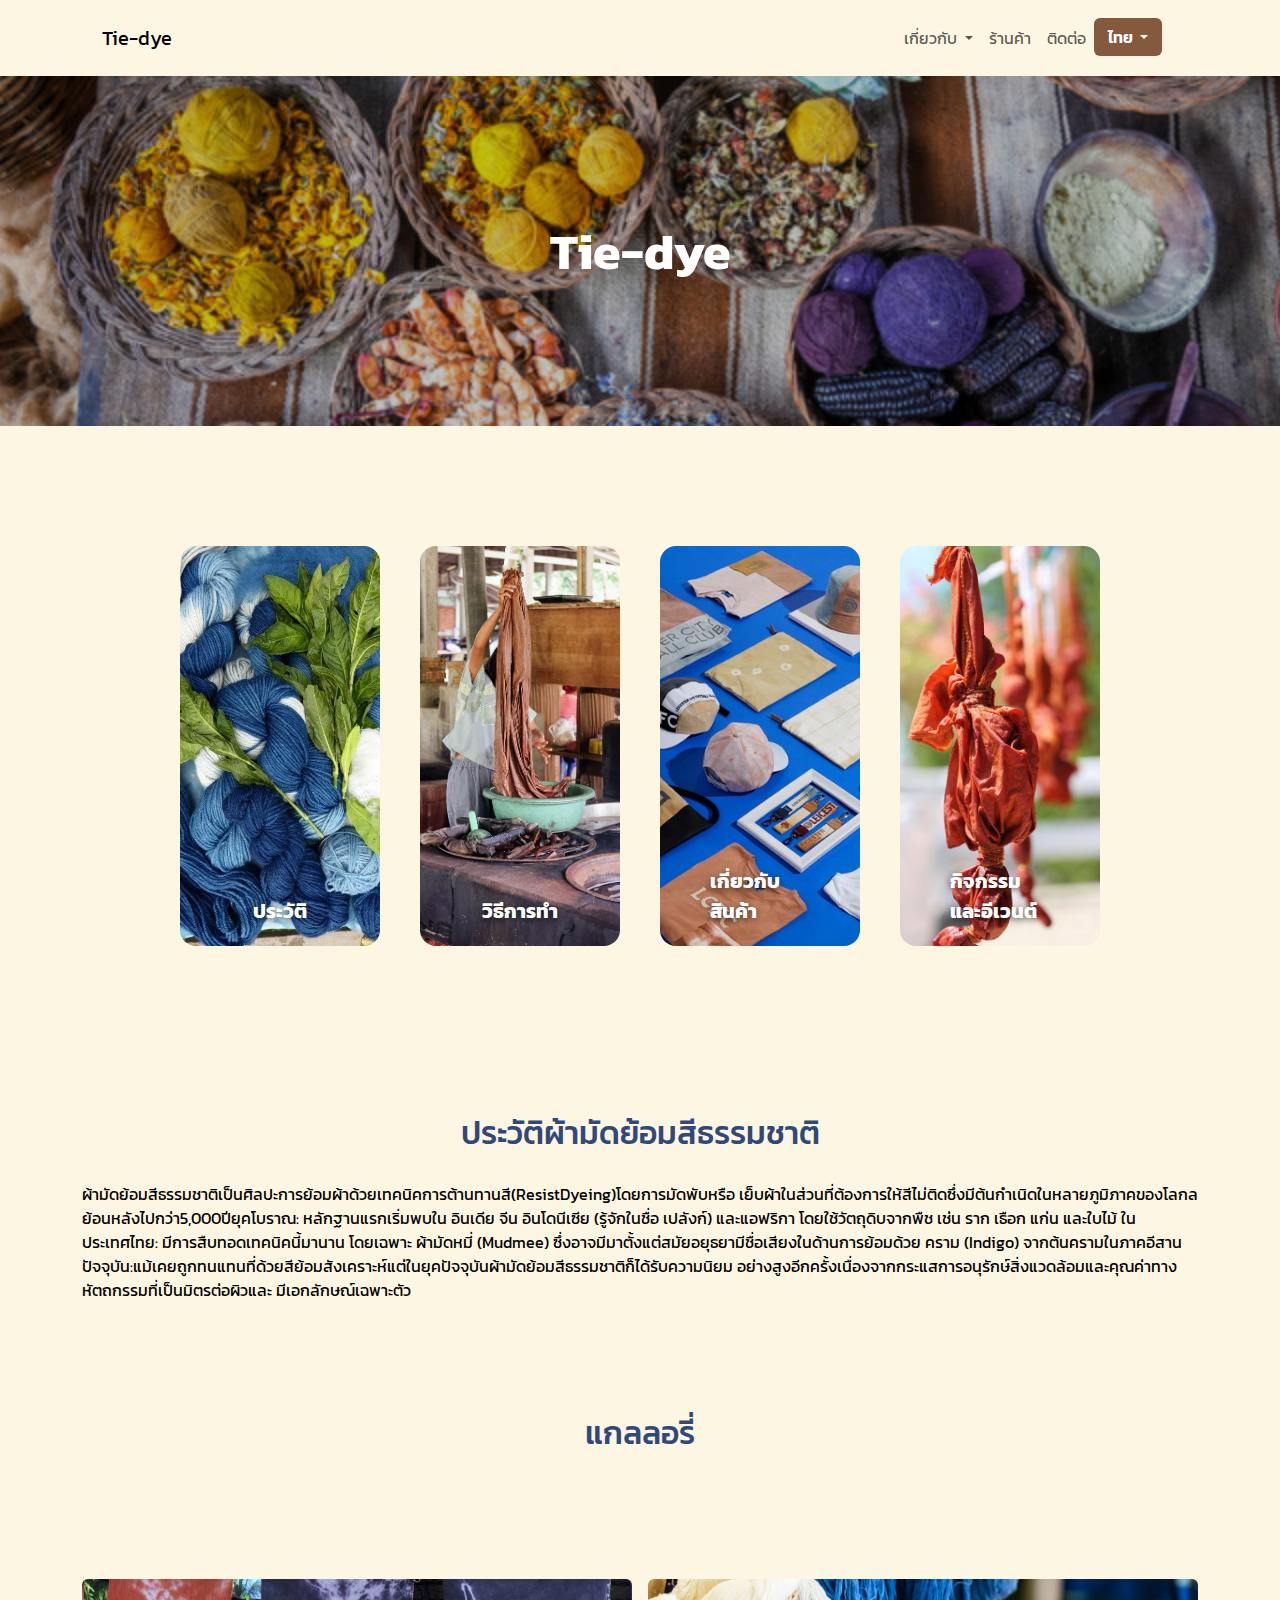
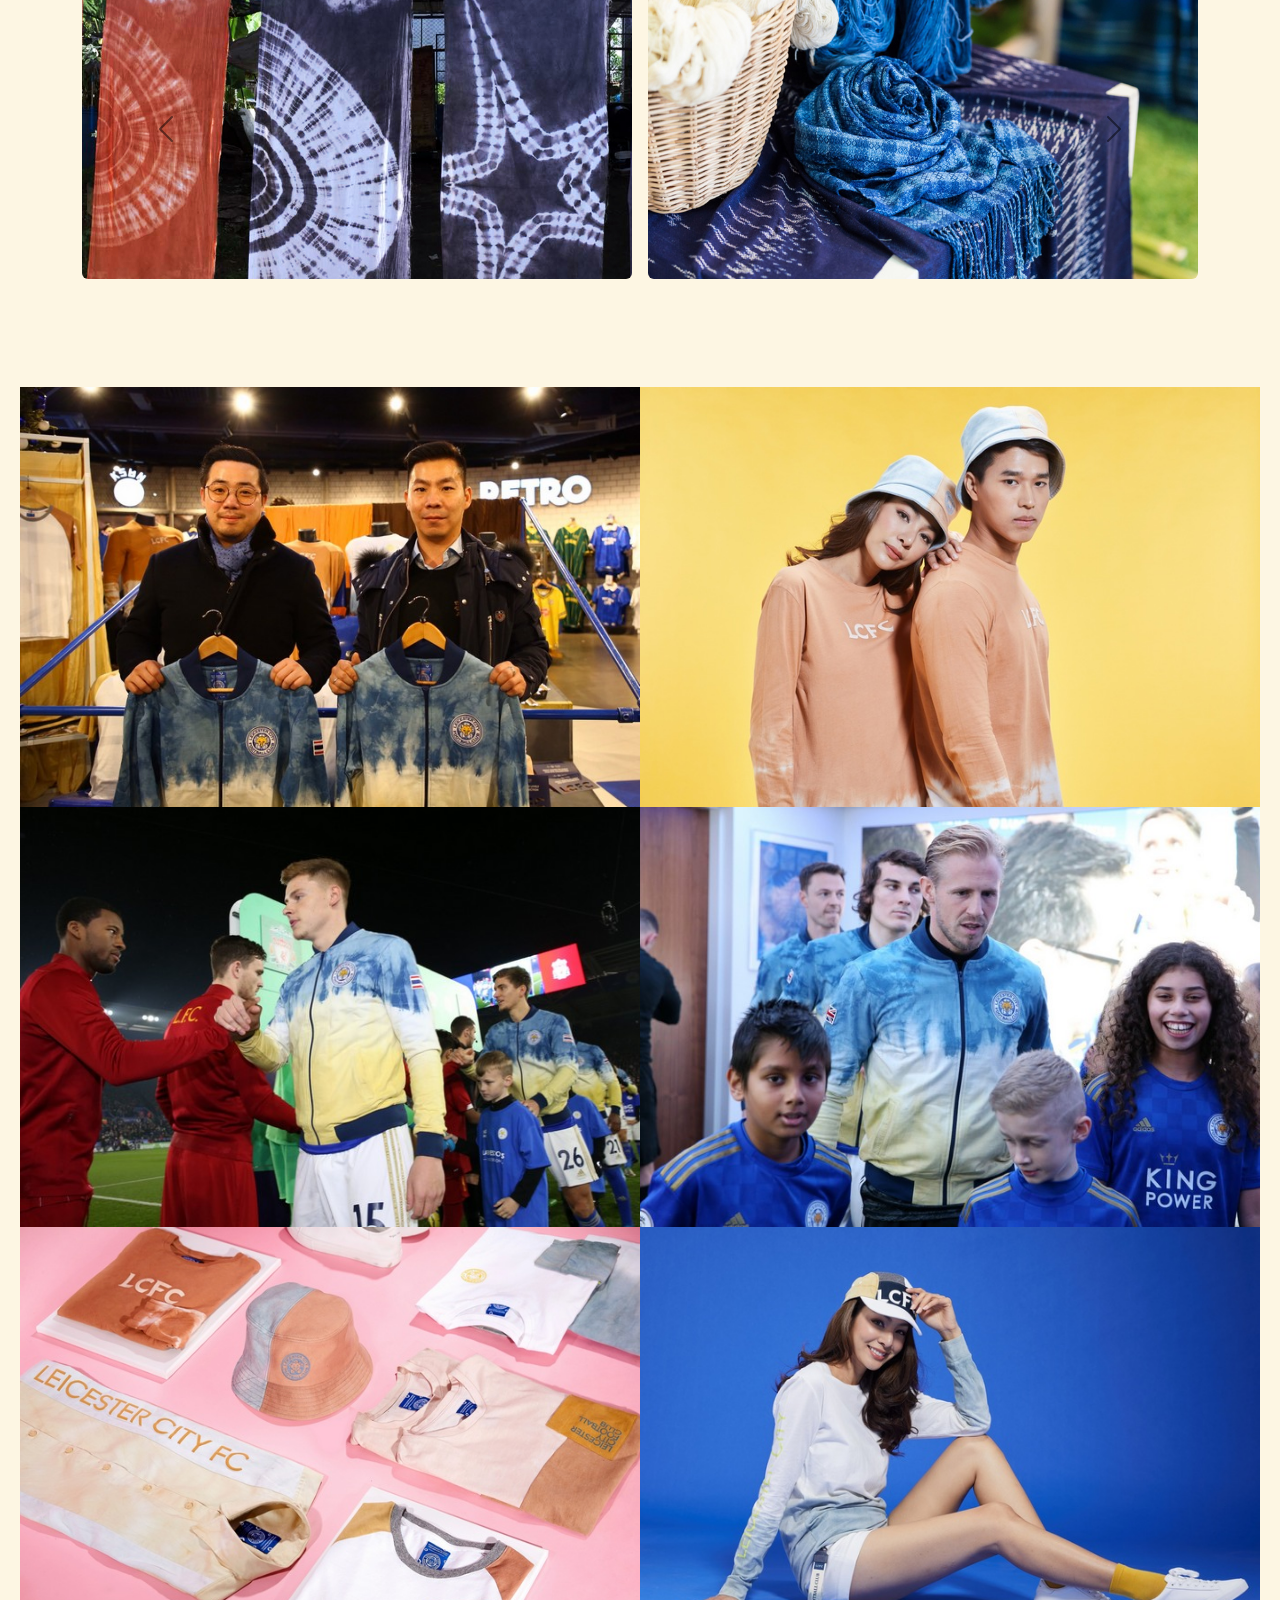
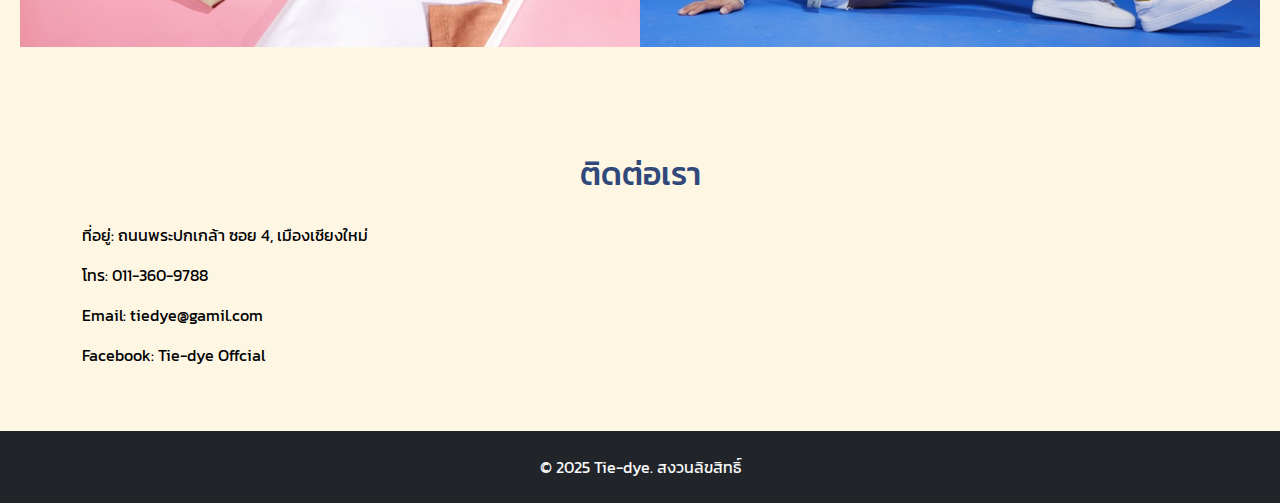
<file: index.html>
<!DOCTYPE html>
<html lang="th">

<head>
  <meta charset="UTF-8">
  <meta name="viewport" content="width=device-width, initial-scale=1">
  <title>Tie-dye</title>

  <link href="https://cdn.jsdelivr.net/npm/bootstrap@5.3.3/dist/css/bootstrap.min.css" rel="stylesheet">
  <link rel="stylesheet" href="https://cdnjs.cloudflare.com/ajax/libs/font-awesome/6.5.1/css/all.min.css"
    crossorigin="anonymous" referrerpolicy="no-referrer" />
  <link rel="stylesheet" href="style.css">
</head>

<body>


  <nav class="navbar navbar-expand-lg navbar-light bg-light">
    <div class="container-fluid">

      <a class="navbar-brand" href="index.html">Tie-dye</a>

      <div class="collapse navbar-collapse" id="navMenu">
        <ul class="navbar-nav ms-auto">


          <li class="nav-item dropdown">
            <a class="nav-link dropdown-toggle" href="#" id="aboutDropdown" data-bs-toggle="dropdown">
              <span class="lang th active">เกี่ยวกับ</span>
              <span class="lang en">About</span>
            </a>

            <ul class="dropdown-menu" aria-labelledby="aboutDropdown">
              <li>
                <a class="dropdown-item" href="history.html">
                  <span class="lang th active">ประวัติ</span>
                  <span class="lang en">History</span>
                </a>
              </li>

              <li>
                <a class="dropdown-item" href="howtomake.html">
                  <span class="lang th active">วิธีทำสินค้า</span>
                  <span class="lang en">How We Make Products</span>
                </a>
              </li>

              <li>
                <a class="dropdown-item" href="facilities.html">
                  <span class="lang th active">เกี่ยวกับสินค้า</span>
                  <span class="lang en">About Products</span>
                </a>
              </li>

              <li>
                <a class="dropdown-item" href="highlights.html">
                  <span class="lang th active">กิจกรรมและอีเวนต์</span>
                  <span class="lang en">Events & Highlights</span>
                </a>
              </li>
            </ul>
          </li>

          <li class="nav-item">
            <a class="nav-link" href="shop.html">
              <span class="lang th active">ร้านค้า</span>
              <span class="lang en">Shop</span>
            </a>
          </li>

          <li class="nav-item">
            <a class="nav-link" href="#contact">
              <span class="lang th active">ติดต่อ</span>
              <span class="lang en">Contact</span>
            </a>
          </li>

          <div class="ms-auto me-3">
            <div class="dropdown">
              <button class="btn btn-lang dropdown-toggle" id="langDropdown" data-bs-toggle="dropdown">
                <span class="lang th active">ไทย</span>
                <span class="lang en">EN</span>
              </button>
              <ul class="dropdown-menu" aria-labelledby="langDropdown">
                <li><a class="dropdown-item" href="#" onclick="switchLang('th')">ไทย</a></li>
                <li><a class="dropdown-item" href="#" onclick="switchLang('en')">EN</a></li>
              </ul>
            </div>
          </div>
        </ul>
      </div>
    </div>
  </nav>
  <!-- BANNER -->
  <div class="banner">
    <img src="image/home B.png" alt="">
    <div class="banner-title">Tie-dye</div>
  </div>

  <section class="menu-cards">

    <a href="history.html" class="menu-card">
      <img src="image/Tie-Dyehs02.png" alt="ประวัติ / History">
      <div class="menu-text">
        <span class="lang th active">ประวัติ</span>
        <span class="lang en">History</span>
      </div>
    </a>

    <a href="howtomake.html" class="menu-card">
      <img src="image/home01.webp" alt="วิธีการทำ / Method">
      <div class="menu-text">
        <span class="lang th active">วิธีการทำ</span>
        <span class="lang en">How to Make</span>
      </div>
    </a>

    <a href="facilities.html" class="menu-card">
      <img src="image/kp6.jpg" alt="สินค้า / Products">
      <div class="menu-text">
        <span class="lang th active">เกี่ยวกับสินค้า</span>
        <span class="lang en">Products</span>
      </div>
    </a>

    <a href="highlights.html" class="menu-card">
      <img src="image/W&E Home.png" alt="Workshop / Event">
      <div class="menu-text">
        <span class="lang th active">กิจกรรมและอีเวนต์</span>
        <span class="lang en">Workshop & Event</span>
      </div>
    </a>

  </section>


  <section id="about" class="py-5 bg-overlay">
    <div class="container">

      <h2>
        <span class="lang th active">ประวัติผ้ามัดย้อมสีธรรมชาติ</span>
        <span class="lang en">History of Natural Dye Tie-Dye</span>
      </h2>

      <p>

        <span class="lang th active">
          ผ้ามัดย้อมสีธรรมชาติเป็นศิลปะการย้อมผ้าด้วยเทคนิคการต้านทานสี(ResistDyeing)โดยการมัดพับหรือ
          เย็บผ้าในส่วนที่ต้องการให้สีไม่ติดซึ่งมีต้นกำเนิดในหลายภูมิภาคของโลกลย้อนหลังไปกว่า5,000ปียุคโบราณ:
          หลักฐานแรกเริ่มพบใน
          อินเดีย จีน อินโดนีเซีย (รู้จักในชื่อ เปลังก์) และแอฟริกา โดยใช้วัตถุดิบจากพืช เช่น ราก เธือก แก่น และใบไม้
          ในประเทศไทย: มีการสืบทอดเทคนิคนี้มานาน โดยเฉพาะ ผ้ามัดหมี่ (Mudmee)
          ซึ่งอาจมีมาตั้งแต่สมัยอยุธยามีชื่อเสียงในด้านการย้อมด้วย คราม (Indigo) จากต้นครามในภาคอีสาน
          ปัจจุบัน:แม้เคยถูกทนแทนที่ด้วยสีย้อมสังเคราะห์แต่ในยุคปัจจุบันผ้ามัดย้อมสีธรรมชาติก็ได้รับความนิยม
          อย่างสูงอีกครั้งเนื่องจากกระแสการอนุรักษ์สิ่งแวดล้อมและคุณค่าทางหัตถกรรมที่เป็นมิตรต่อผิวและ
          มีเอกลักษณ์เฉพาะตัว
        </span>


        <span class="lang en">
          Natural tie-dye is a textile art that uses resist-dyeing techniques, such as tying, folding, or stitching the
          fabric to prevent color from penetrating certain areas. This craft originated in various regions around the
          world more than 5,000 years ago.
          Ancient evidence has been found in India, China, Indonesia (where it is known as plangi), and Africa, where
          plant-based materials such as roots, vines, heartwood, and leaves were used as dye sources.
          In Thailand, this technique has been passed down for generations, especially in the form of Mudmee (ikat),
          which may date back to the Ayutthaya period. Thai Mudmee is renowned for its indigo dyeing tradition, derived
          from indigo plants widely grown in the northeastern region.
          In the present day, although natural dyes were once replaced by synthetic dyes, natural tie-dye has regained
          strong popularity due to the rising interest in environmental conservation, skin-friendly craftsmanship, and
          its distinctive handmade aesthetic.
        </span>
      </p>

    </div>
  </section>


  <section id="shop" class="bg-light py-5">
    <div class="container text-center">
      <h2>
        <span class="lang th active">แกลลอรี่</span>
        <span class="lang en">Gallery</span>
      </h2>
    </div>
  </section>



  <section id="home-gallery" class="py-5 bg-light">
    <div class="container">

      <div id="homeGalleryCarousel" class="carousel slide" data-bs-ride="carousel">

        <div class="carousel-inner">

          <div class="carousel-item active">
            <div class="row g-3">
              <div class="col-md-6">
                <img src="image/Gallery1.jpg" class="w-100 rounded" alt="">
              </div>
              <div class="col-md-6">
                <img src="image/Gallery2.jpg" class="w-100 rounded" alt="">
              </div>
            </div>
          </div>

          <div class="carousel-item">
            <div class="row g-3">
              <div class="col-md-6">
                <img src="image/Gallery6.jpg" class="w-100 rounded" alt="">
              </div>
              <div class="col-md-6">
                <img src="image/Gallery5.jpg" class="w-100 rounded" alt="">
              </div>
            </div>
          </div>

        </div>

        <button class="carousel-control-prev" type="button" data-bs-target="#homeGalleryCarousel" data-bs-slide="prev">
          <span class="carousel-control-prev-icon"></span>
        </button>

        <button class="carousel-control-next" type="button" data-bs-target="#homeGalleryCarousel" data-bs-slide="next">
          <span class="carousel-control-next-icon"></span>
        </button>

      </div>

    </div>
  </section>



  <section class="image-alternate-section">

    <div class="image-row">
      <img src="image/lcfc1.jpg" alt="">
      <img src="image/kp5.jpg" alt="">
    </div>

    <div class="image-row reverse">
      <img src="image/lcfc5.jpg" alt="">
      <img src="image/lcfc2.jpg" alt="">
    </div>

    <div class="image-row">
      <img src="image/kp7.jpg" alt="">
      <img src="image/kp4.jpg" alt="">
    </div>

  </section>



  <section id="contact" class="py-5">
    <div class="container">

      <h2>
        <span class="lang th active">ติดต่อเรา</span>
        <span class="lang en">Contact Us</span>
      </h2>

      <p><span class="lang th active">ที่อยู่: ถนนพระปกเกล้า ซอย 4, เมืองเชียงใหม่</span>
        <span class="lang en">Address: Phra Pokklao Rd Soi 4, Chiang Mai</span>
      </p>

      <p><span class="lang th active">โทร: 011-360-9788</span>
        <span class="lang en">Phone: 011-360-9788</span>
      </p>

      <p><span class="lang th active">Email: tiedye@gamil.com</span>
        <span class="lang en">Email: tiedye@gamil.com</span>
      </p>
      <p>
        <span class="lang th active">Facebook: Tie-dye Offcial</span>
        <span class="lang en">Facebook: Tie-dye Offcial</span>
      </p>
    </div>
  </section>



  <footer class="py-4 text-center bg-dark text-light">

    <p class="mb-0">
      &copy; 2025 Tie-dye.
      <span class="lang th active">สงวนลิขสิทธิ์</span>
      <span class="lang en">All rights reserved</span>
    </p>
  </footer>



  <script src="https://cdn.jsdelivr.net/npm/bootstrap@5.3.3/dist/js/bootstrap.bundle.min.js"></script>

  <script>
    function switchLang(lang) {
      document.querySelectorAll('.lang').forEach(el => el.classList.remove('active'));
      document.querySelectorAll('.lang.' + lang).forEach(el => el.classList.add('active'));
    }
  </script>

</body>

</html>
</file>
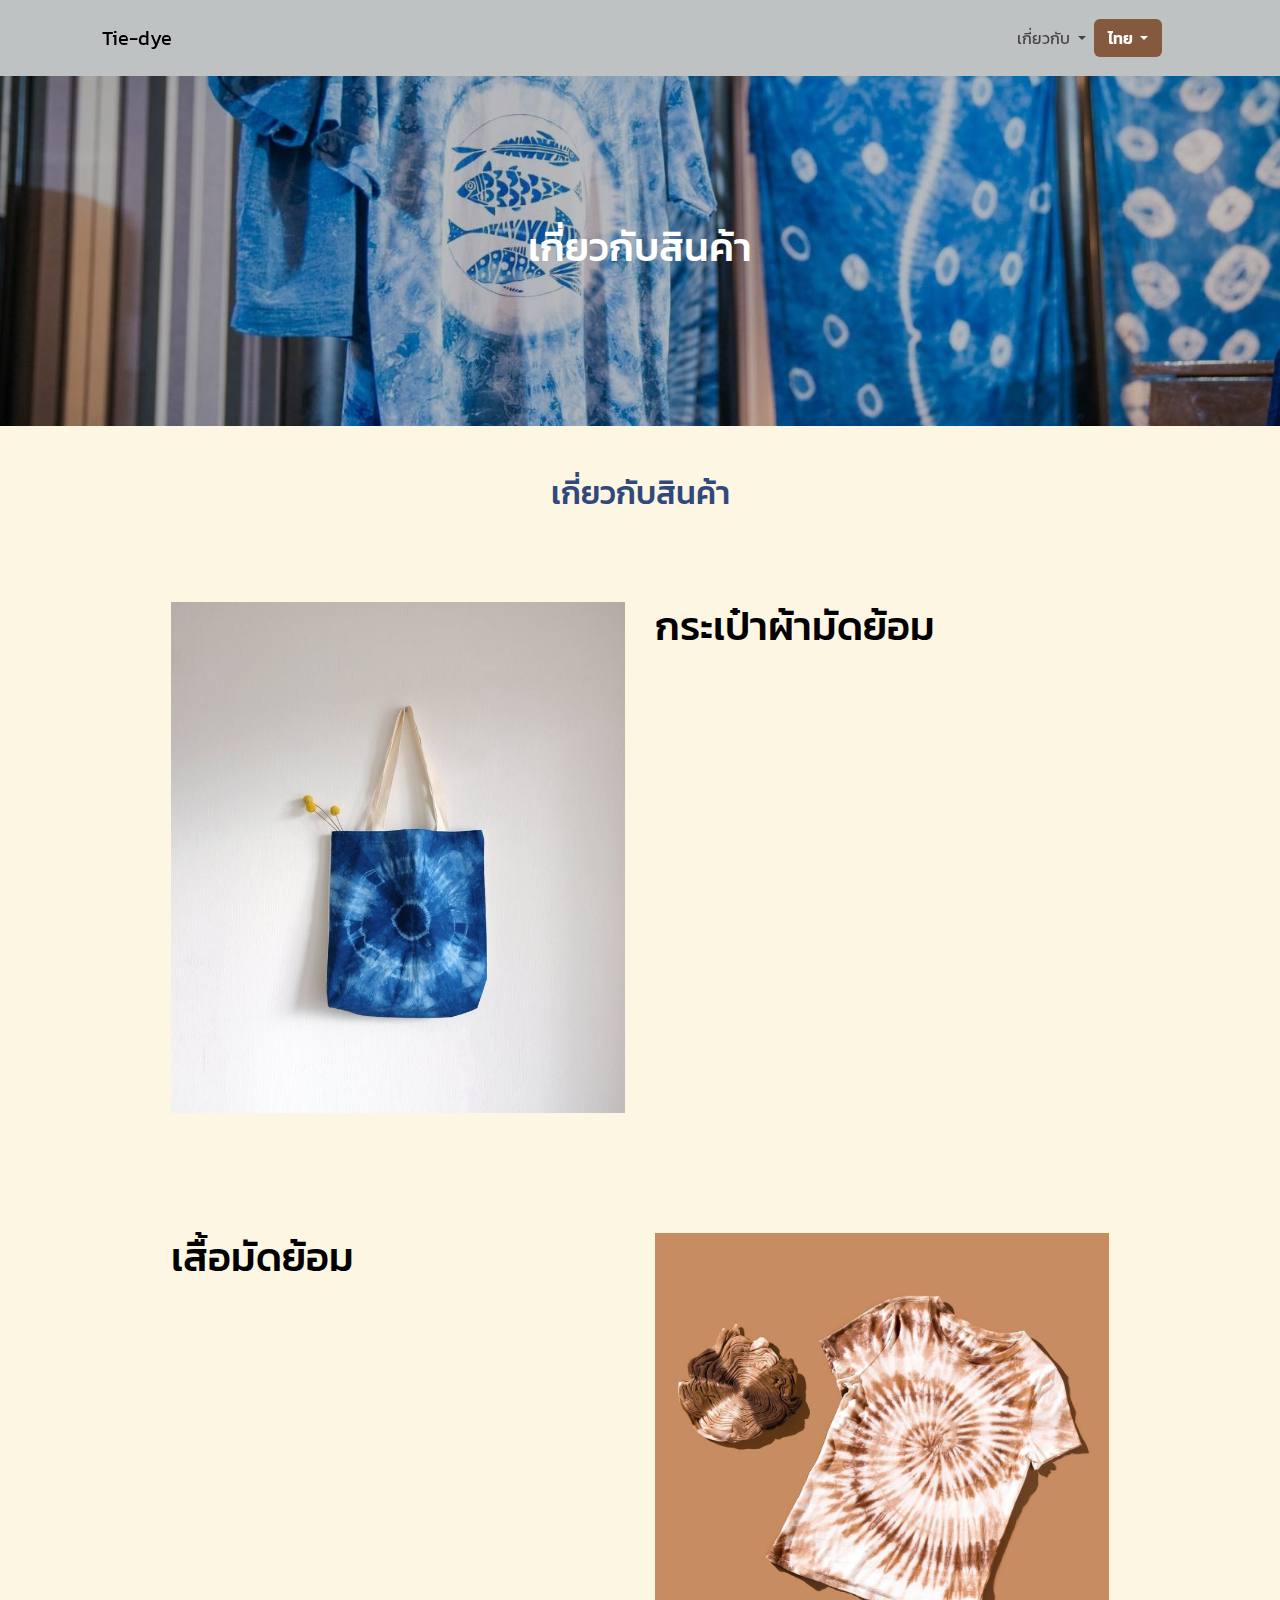
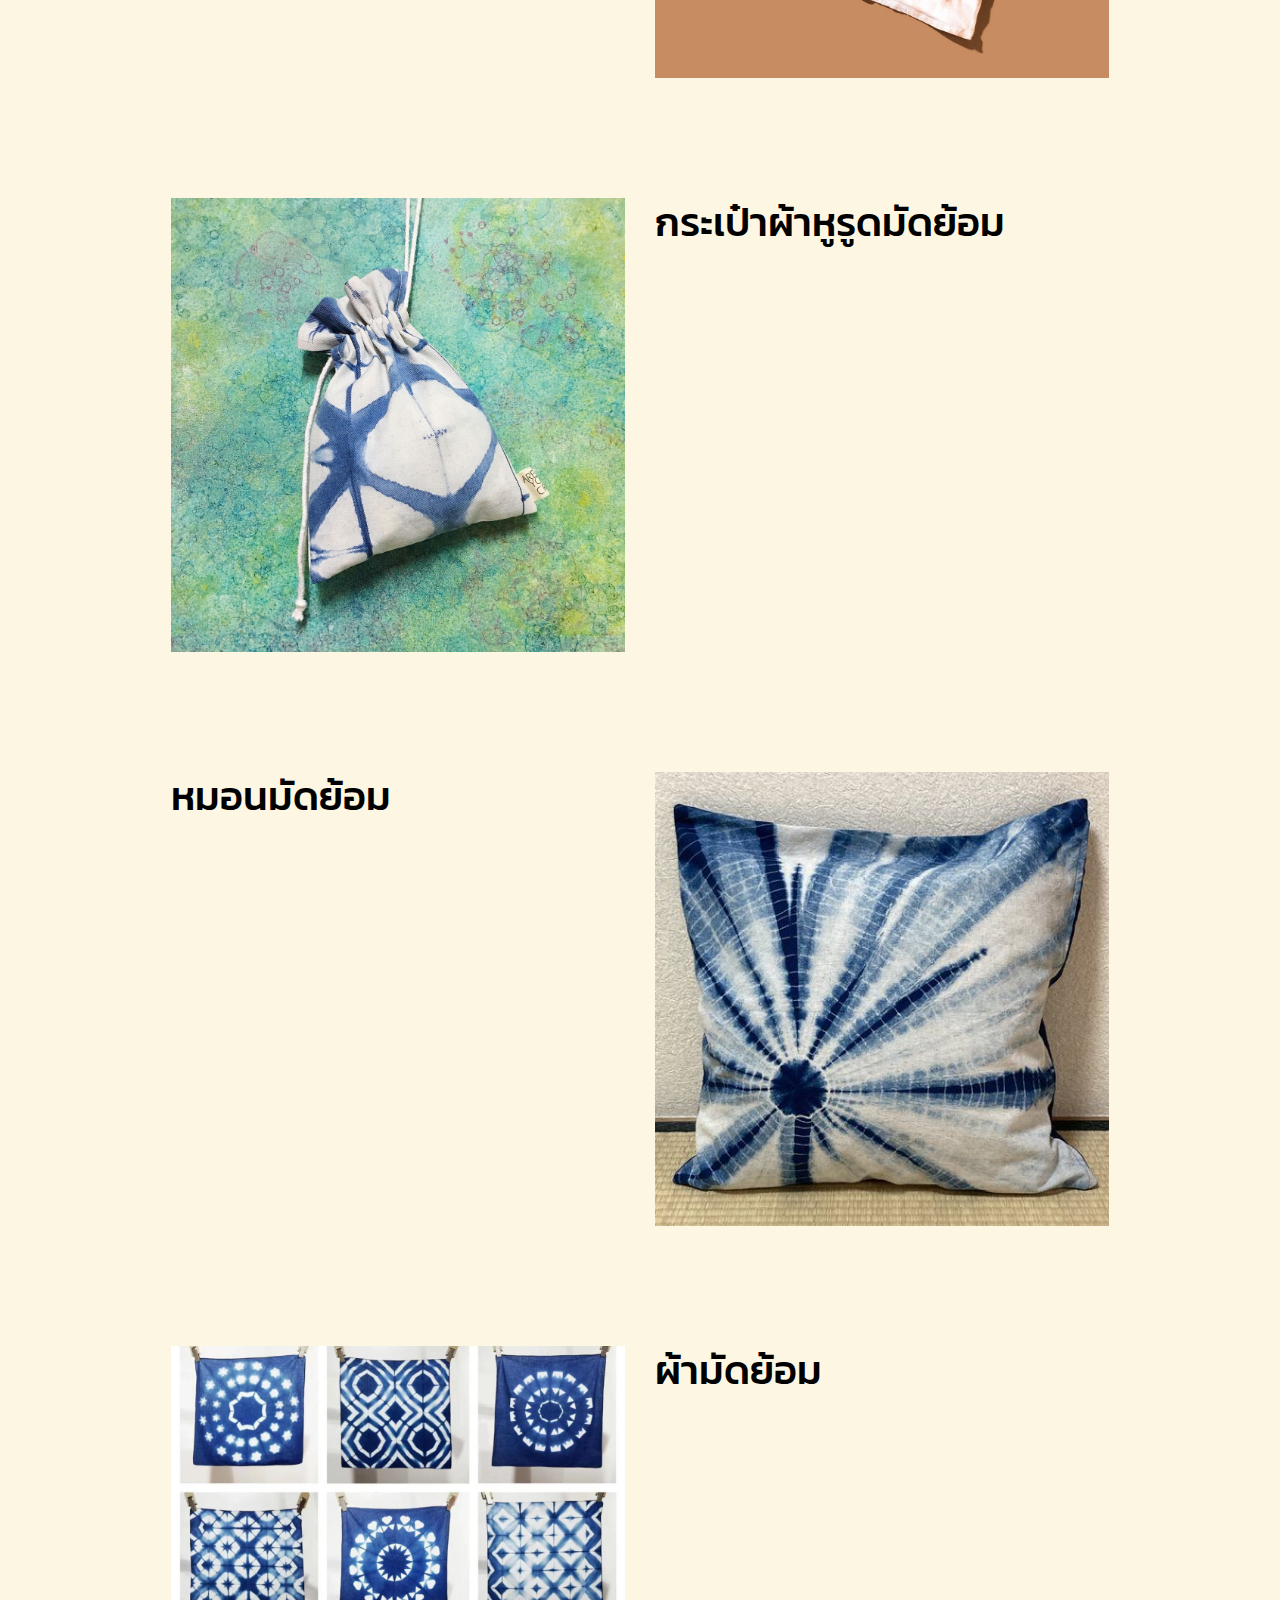
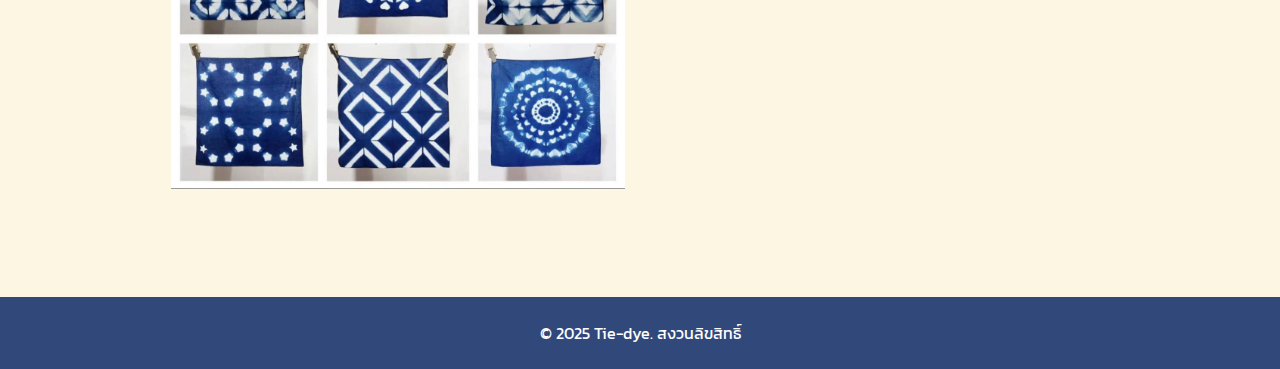
<file: facilities.html>
<!DOCTYPE html>
<html lang="th">

<head>
  <meta charset="UTF-8">
  <meta name="viewport" content="width=device-width, initial-scale=1">
  <title>ประวัติ - Tie-dye</title>
  <link href="https://cdn.jsdelivr.net/npm/bootstrap@5.3.3/dist/css/bootstrap.min.css" rel="stylesheet">
  <link rel="stylesheet" href="style.css">
</head>

<body>

  <nav class="navbar navbar-expand-lg">
    <div class="container">
      <a class="navbar-brand" href="index.html">Tie-dye</a>

      <div class="collapse navbar-collapse" id="navMenu">
        <ul class="navbar-nav ms-auto">
          <li class="nav-item dropdown">
            <a class="nav-link dropdown-toggle" href="#" id="aboutDropdown" role="button" data-bs-toggle="dropdown"
              aria-expanded="false">
              <span class="lang th active">เกี่ยวกับ</span>
              <span class="lang en">About</span>
            </a>
            <ul class="dropdown-menu" aria-labelledby="aboutDropdown">
              <li><a class="dropdown-item" href="history.html"><span class="lang th active">ประวัติ</span><span
                    class="lang en">History</span></a></li>
              <li><a class="dropdown-item" href="howtomake.html"><span class="lang th active">วิธีทำสินค้า</span><span
                    class="lang en">How We Make Products</span></a></li>
              <li><a class="dropdown-item" href="facilities.html"><span
                    class="lang th active">เกี่ยวกับสินค้า</span><span class="lang en">About Products</span></a></li>
              <li><a class="dropdown-item" href="highlights.html"><span
                    class="lang th active">กิจกรรมและอีเวนต์</span><span class="lang en">Events & Highlights</span></a>
              </li>
            </ul>
          </li>
        </ul>
      </div>
      <div class="ms-auto me-3">
        <div class="dropdown">
          <button class="btn btn-lang dropdown-toggle" type="button" id="langDropdown" data-bs-toggle="dropdown"
            aria-expanded="false">
            <span class="lang th active">ไทย</span>
            <span class="lang en">EN</span>
          </button>
          <ul class="dropdown-menu" aria-labelledby="langDropdown">
            <li><a class="dropdown-item" href="#" onclick="switchLang('th')">ไทย</a></li>
            <li><a class="dropdown-item" href="#" onclick="switchLang('en')">EN</a></li>
          </ul>
        </div>
      </div>
    </div>
  </nav>

  <!-- BANNER -->
  <div class="banner">
    <img src="image/About Products B.png" alt="">
    <div class="banner-title">
      <h1>
        <span class="lang th active">เกี่ยวกับสินค้า</span>
        <span class="lang en">About Products</span>
      </h1>
    </div>
  </div>


  <main class="container py-5">
    <h2><span class="lang th active">เกี่ยวกับสินค้า</span><span class="lang en">About Products</span></h2>
    <p>

    <div class="product-grid">
      <div class="product-item">
        <img src="image/aproducts03.png" alt="ชื่อสินค้า">
        <div class="product-overlay">
        </div>
      </div>
      <h1>
        <span class="lang th active">กระเป๋าผ้ามัดย้อม</span>
        <span class="lang en">Tie dyen fabric bag
      </h1>
    </div>

    <div class="product-grid">


      <div class="product-item">
        <h1>
          <span class="lang th active">เสื้อมัดย้อม</span>
          <span class="lang en">Tie dyed shiet
        </h1>
      </div>
      <div class="product-item">
        <img src="image/aproducts02.png" alt="ชื่อสินค้า">
        <div class="product-overlay">
        </div>
      </div>
    </div>

    <div class="product-grid">
      <div class="product-item">
        <img src="image/aproducts04.png" alt="ชื่อสินค้า">
        <div class="product-overlay">
        </div>
      </div>
      <h1>
        <span class="lang th active">กระเป๋าผ้าหูรูดมัดย้อม</span>
        <span class="lang en">Tie dyed drawsting bag
      </h1>
    </div>

    <div class="product-grid">


      <div class="product-item">
        <h1>
          <span class="lang th active">หมอนมัดย้อม</span>
          <span class="lang en">Tie dyed pillow
        </h1>
      </div>
      <div class="product-item">
        <img src="image/aproducts05.png" alt="ชื่อสินค้า">
        <div class="product-overlay">
        </div>
      </div>
    </div>

    <div class="product-grid">


      <div class="product-item">
        <img src="image/aproducts06.png" alt="ชื่อสินค้า">
        <div class="product-overlay">
        </div>
      </div>
      <h1>
        <span class="lang th active">ผ้ามัดย้อม</span>
        <span class="lang en">Tie dyed fabric
      </h1>
    </div>

  </main>


  <footer class="py-4 text-center">
    <div class="container">
      <p>&copy; 2025 Tie-dye. <span class="lang th active">สงวนลิขสิทธิ์</span><span class="lang en">All rights
          reserved</span></p>
    </div>
  </footer>

  <script src="https://cdn.jsdelivr.net/npm/bootstrap@5.3.3/dist/js/bootstrap.bundle.min.js"></script>
  <script>
    function switchLang(lang) {
      document.querySelectorAll('.lang').forEach(el => el.classList.remove('active'));
      document.querySelectorAll('.lang.' + lang).forEach(el => el.classList.add('active'));
    }
  </script>
</body>

</html>
</file>
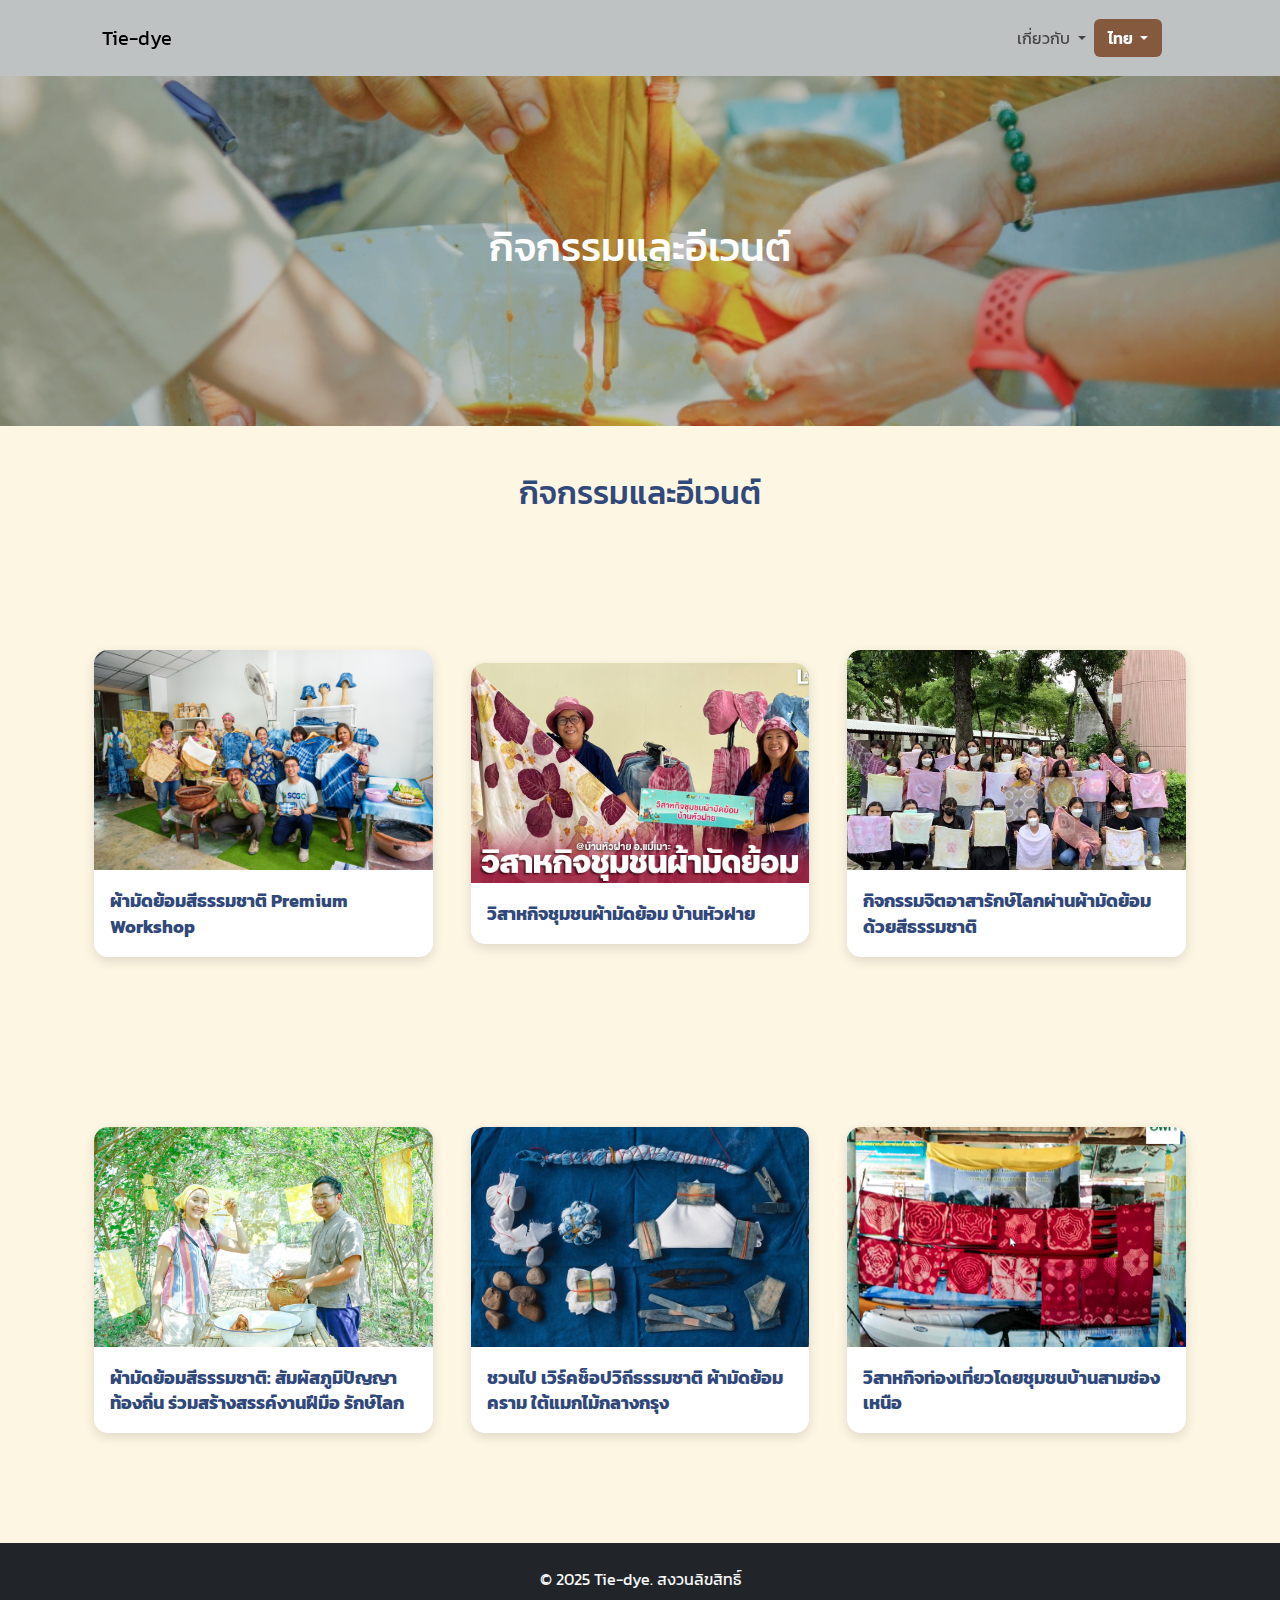
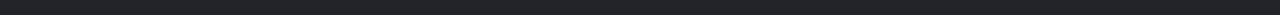
<file: highlights.html>
<!DOCTYPE html>
<html lang="th">

<head>
  <meta charset="UTF-8">
  <meta name="viewport" content="width=device-width, initial-scale=1">
  <title>กิจกรรมและอีเวนต์ - Tie-dye</title>
  <link href="https://cdn.jsdelivr.net/npm/bootstrap@5.3.3/dist/css/bootstrap.min.css" rel="stylesheet">
  <link rel="stylesheet" href="style.css">
</head>

<body>

  <nav class="navbar navbar-expand-lg">
    <div class="container">
      <a class="navbar-brand" href="index.html">Tie-dye</a>

      <div class="collapse navbar-collapse" id="navMenu">
        <ul class="navbar-nav ms-auto">
          <li class="nav-item dropdown">
            <a class="nav-link dropdown-toggle" href="#" id="aboutDropdown" role="button" data-bs-toggle="dropdown"
              aria-expanded="false">
              <span class="lang th active">เกี่ยวกับ</span>
              <span class="lang en">About</span>
            </a>
            <ul class="dropdown-menu" aria-labelledby="aboutDropdown">
              <li><a class="dropdown-item" href="history.html"><span class="lang th active">ประวัติ</span><span
                    class="lang en">History</span></a></li>
              <li><a class="dropdown-item" href="howtomake.html"><span class="lang th active">วิธีทำสินค้า</span><span
                    class="lang en">How We Make Products</span></a></li>
              <li><a class="dropdown-item" href="facilities.html"><span
                    class="lang th active">เกี่ยวกับสินค้า</span><span class="lang en">About Products</span></a></li>
              <li><a class="dropdown-item" href="highlights.html"><span
                    class="lang th active">กิจกรรมและอีเวนต์</span><span class="lang en">Events & Highlights</span></a>
              </li>
            </ul>
          </li>
        </ul>
      </div>
      <div class="ms-auto me-3">
        <div class="dropdown">
          <button class="btn btn-lang dropdown-toggle" type="button" id="langDropdown" data-bs-toggle="dropdown"
            aria-expanded="false">
            <span class="lang th active">ไทย</span>
            <span class="lang en">EN</span>
          </button>
          <ul class="dropdown-menu" aria-labelledby="langDropdown">
            <li><a class="dropdown-item" href="#" onclick="switchLang('th')">ไทย</a></li>
            <li><a class="dropdown-item" href="#" onclick="switchLang('en')">EN</a></li>
          </ul>
        </div>
      </div>
    </div>
  </nav>

  <!-- BANNER -->
  <div class="banner">
    <img src="image/W&E Banner.png" alt="">
    <div class="banner-title">
      <h1>
        <span class="lang th active">กิจกรรมและอีเวนต์</span>
        <span class="lang en">Events & Highlights</span>
      </h1>
    </div>
  </div>



  <main class="container py-5">
    <h2>
      <span class="lang th active">กิจกรรมและอีเวนต์</span>
      <span class="lang en">Events & Highlights</span>
    </h2>
  </main>

  <section class="highlights-section container">
    <div class="container">
      <div class="row justify-content-center align-items-center g-2">
        <div class="col">
          <div class="cardevnets">
            <img class="card-img-top" src="image/ev01.png" alt="Title" />
            <div class="card-body">
              <h4 class="card-title">
                <span class="lang th active">ผ้ามัดย้อมสีธรรมชาติ Premium Workshop</span>
                <span class="lang en">Natural Tie Dye Clothe Premium Workshop</span>
              </h4>
            </div>
          </div>
        </div>
        <div class="col">
          <div class="cardevnets">
            <img class="card-img-top" src="image/ev02.png" alt="Title" />
            <div class="card-body">
              <h4 class="card-title">
                <span class="lang th active">วิสาหกิจชุมชนผ้ามัดย้อม บ้านหัวฝาย</span>
                <span class="lang en">Hua Fai Village Natural Tie-Dye Community</span>
              </h4>
            </div>
          </div>
        </div>
        <div class="col">
          <div class="cardevnets">
            <img class="card-img-top" src="image/ev03.png" alt="Title" />
            <div class="card-body">
              <h4 class="card-title">
                <span class="lang th active">กิจกรรมจิตอาสารักษ์โลกผ่านผ้ามัดย้อมด้วยสีธรรมชาติ</span>
                <span class="lang en">Eco-Volunteer Activity: Caring for the Earth Through Natural Tie-Dye</span>
              </h4>
            </div>
          </div>
        </div>
      </div>

    </div>


  </section>

  <section class="highlights-section container">
    <div class="container">
      <div class="row justify-content-center align-items-center g-2">
        <div class="col">
          <div class="cardevnets">
            <img class="card-img-top" src="image/ev4.png" alt="Title" />
            <div class="card-body">
              <h4 class="card-title">
                <span class="lang th active">ผ้ามัดย้อมสีธรรมชาติ: สัมผัสภูมิปัญญาท้องถิ่น ร่วมสร้างสรรค์งานฝีมือ
                  รักษ์โลก</span>
                <span class="lang en">Natural Tie-Dye: Experience Local Wisdom, Create Craftwork, and Protecting the
                  Earth</span>
              </h4>
            </div>
          </div>
        </div>
        <div class="col">
          <div class="cardevnets">
            <img class="card-img-top" src="image/ev05.png" alt="Title" />
            <div class="card-body">
              <h4 class="card-title">
                <span class="lang th active">ชวนไป เวิร์คช็อปวิถีธรรมชาติ ผ้ามัดย้อมคราม ใต้แมกไม้กลางกรุง</span>
                <span class="lang en">Come Join Our Natural Indigo Tie-Dye Workshop Under the City Trees</span>
              </h4>
            </div>
          </div>
        </div>
        <div class="col">
          <div class="cardevnets">
            <img class="card-img-top" src="image/ev06.png" alt="Title" />
            <div class="card-body">
              <h4 class="card-title">
                <span class="lang th active">วิสาหกิจท่องเที่ยวโดยชุมชนบ้านสามช่องเหนือ</span>
                <span class="lang en">am Chong Nuea Village Community-Based Tourism Enterprise</span>
              </h4>
            </div>
          </div>
        </div>
      </div>

    </div>


  </section>




  <footer class="py-4 text-center bg-dark text-light mt-5">
    <div class="container">
      <p>&copy; 2025 Tie-dye. <span class="lang th active">สงวนลิขสิทธิ์</span><span class="lang en">All rights
          reserved</span></p>
    </div>
  </footer>

  <script src="https://cdn.jsdelivr.net/npm/bootstrap@5.3.3/dist/js/bootstrap.bundle.min.js"></script>
  <script>
    function switchLang(lang) {
      document.querySelectorAll('.lang').forEach(el => el.classList.remove('active'));
      document.querySelectorAll('.lang.' + lang).forEach(el => el.classList.add('active'));

      // อัปเดต Title ของหน้าเว็บ
      const titleElement = document.querySelector('title .lang.active');
      if (titleElement) {
        document.title = titleElement.textContent + ' - Tie-dye';
      }
    }
    // ตั้งค่าภาษาเริ่มต้นเมื่อโหลดหน้า
    switchLang('th');
  </script>
</body>

</html>
</file>
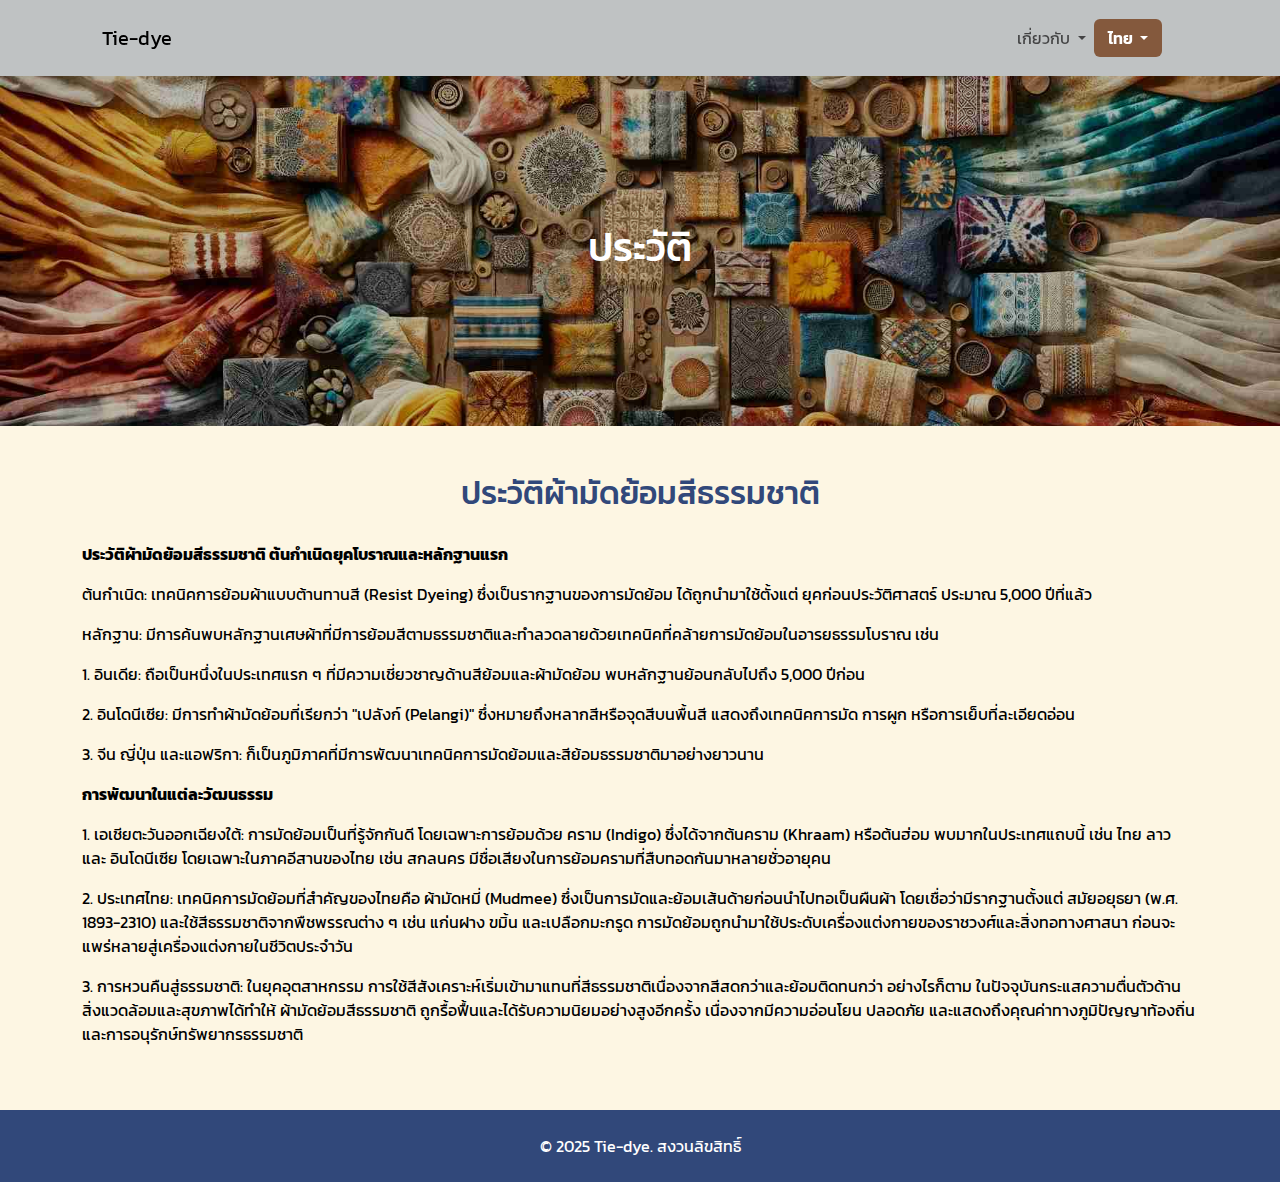
<file: history.html>
<!DOCTYPE html>
<html lang="th">

<head>
  <meta charset="UTF-8">
  <meta name="viewport" content="width=device-width, initial-scale=1">
  <title>ประวัติ - Tie-dye</title>
  <link href="https://cdn.jsdelivr.net/npm/bootstrap@5.3.3/dist/css/bootstrap.min.css" rel="stylesheet">
  <link rel="stylesheet" href="style.css">
</head>

<body>

  <nav class="navbar navbar-expand-lg">
    <div class="container">
      <a class="navbar-brand" href="index.html">Tie-dye</a>

      <div class="collapse navbar-collapse" id="navMenu">
        <ul class="navbar-nav ms-auto">
          <li class="nav-item dropdown">
            <a class="nav-link dropdown-toggle" href="#" id="aboutDropdown" role="button" data-bs-toggle="dropdown"
              aria-expanded="false">
              <span class="lang th active">เกี่ยวกับ</span>
              <span class="lang en">About</span>
            </a>
            <ul class="dropdown-menu" aria-labelledby="aboutDropdown">
              <li><a class="dropdown-item" href="history.html"><span class="lang th active">ประวัติ</span><span
                    class="lang en">History</span></a></li>
              <li><a class="dropdown-item" href="howtomake.html"><span class="lang th active">วิธีทำสินค้า</span><span
                    class="lang en">How We Make Products</span></a></li>
              <li><a class="dropdown-item" href="facilities.html"><span
                    class="lang th active">เกี่ยวกับสินค้า</span><span class="lang en">About Products</span></a></li>
              <li><a class="dropdown-item" href="highlights.html"><span
                    class="lang th active">กิจกรรมและอีเวนต์</span><span class="lang en">Events & Highlights</span></a>
              </li>
            </ul>
          </li>
        </ul>
      </div>
      <div class="ms-auto me-3">
        <div class="dropdown">
          <button class="btn btn-lang dropdown-toggle" type="button" id="langDropdown" data-bs-toggle="dropdown"
            aria-expanded="false">
            <span class="lang th active">ไทย</span>
            <span class="lang en">EN</span>
          </button>
          <ul class="dropdown-menu" aria-labelledby="langDropdown">
            <li><a class="dropdown-item" href="#" onclick="switchLang('th')">ไทย</a></li>
            <li><a class="dropdown-item" href="#" onclick="switchLang('en')">EN</a></li>
          </ul>
        </div>
      </div>
    </div>
  </nav>

  <!-- BANNER -->
  <div class="banner">
    <img src="image/Tie-Dyehs01.png" alt="">
    <div class="banner-title">
      <h1>
        <span class="lang th active">ประวัติ</span>
        <span class="lang en">History</span>
      </h1>
    </div>
  </div>


  <main class="container py-5">
    <h2>
      <span class="lang th active">ประวัติผ้ามัดย้อมสีธรรมชาติ</span>
      <span class="lang en">History of Natural Dye Tie-Dye</span>
    </h2>

    <p>
      <span class="lang th active"><b>ประวัติผ้ามัดย้อมสีธรรมชาติ ต้นกำเนิดยุคโบราณและหลักฐานแรก </b></span>
      <span class="lang en"><b>Ancient Origins and First Evidence</b></span>
    </p>
    <p>
      <span class="lang th active">ต้นกำเนิด: เทคนิคการย้อมผ้าแบบต้านทานสี (Resist Dyeing)
        ซึ่งเป็นรากฐานของการมัดย้อม ได้ถูกนำมาใช้ตั้งแต่
        ยุคก่อนประวัติศาสตร์ ประมาณ 5,000 ปีที่แล้ว</span>
      <span class="lang en">Origin: The resist-dyeing technique, which is the foundation of tie-dye, has been used
        since prehistoric times, about 5,000 years ago.</span>
    </p>

    <p>
      <span class="lang th active">หลักฐาน:
        มีการค้นพบหลักฐานเศษผ้าที่มีการย้อมสีตามธรรมชาติและทำลวดลายด้วยเทคนิคที่คล้ายการมัดย้อมในอารยธรรมโบราณ
        เช่น</span>
      <span class="lang en">Evidence: Evidence of fabric fragments naturally dyed and patterned with tie-dye-like
        techniques has been discovered in ancient civilizations, such as:</span>
    </p>

    <p>
      <span class="lang th active">1. อินเดีย: ถือเป็นหนึ่งในประเทศแรก ๆ ที่มีความเชี่ยวชาญด้านสีย้อมและผ้ามัดย้อม
        พบหลักฐานย้อนกลับไปถึง 5,000
        ปีก่อน</span>
      <span class="lang en">1. India: Considered one of the first countries with expertise in dyes and tie-dye, with
        evidence dating back 5,000 years.</span>
    </p>

    <p>
      <span class="lang th active"> 2. อินโดนีเซีย: มีการทำผ้ามัดย้อมที่เรียกว่า "เปลังก์ (Pelangi)"
        ซึ่งหมายถึงหลากสีหรือจุดสีบนพื้นสี
        แสดงถึงเทคนิคการมัด การผูก หรือการเย็บที่ละเอียดอ่อน</span>
      <span class="lang en"> 2. Indonesia: They practice a form of tie-dye called 'Pelangi,' which means rainbow or
        colored spots on a background, demonstrating delicate techniques of tying, binding, or stitching.</span>
    </p>

    <p>
      <span class="lang th active">3. จีน ญี่ปุ่น และแอฟริกา:
        ก็เป็นภูมิภาคที่มีการพัฒนาเทคนิคการมัดย้อมและสีย้อมธรรมชาติมาอย่างยาวนาน</span>
      <span class="lang en">3. China, Japan, and Africa: These are also regions that have a long history of
        developing tie-dye techniques and natural dyes.</span>
    </p>

    <p>
      <span class="lang th active"><b>การพัฒนาในแต่ละวัฒนธรรม</b></span>
      <span class="lang en"><b>Development in Various Cultures</b></span>
    </p>

    <p>
      <span class="lang th active">1. เอเชียตะวันออกเฉียงใต้: การมัดย้อมเป็นที่รู้จักกันดี
        โดยเฉพาะการย้อมด้วย คราม (Indigo) ซึ่งได้จากต้นคราม
        (Khraam) หรือต้นฮ่อม พบมากในประเทศแถบนี้ เช่น ไทย ลาว และ อินโดนีเซีย โดยเฉพาะในภาคอีสานของไทย เช่น สกลนคร
        มีชื่อเสียงในการย้อมครามที่สืบทอดกันมาหลายชั่วอายุคน</span>
      <span class="lang en">1. Southeast Asia: Tie-dye is well-known, especially dyeing with Indigo, which comes from
        the indigo plant (Khraam) or 'Hom' plant. It is common in countries in this region like Thailand, Laos, and
        Indonesia. Particularly in Northeast Thailand, such as Sakon Nakhon, there is a famous tradition of indigo
        dyeing passed down through generations.</span>
    </p>

    <p>
      <span class="lang th active">2. ประเทศไทย: เทคนิคการมัดย้อมที่สำคัญของไทยคือ ผ้ามัดหมี่ (Mudmee)
        ซึ่งเป็นการมัดและย้อมเส้นด้ายก่อนนำไปทอเป็นผืนผ้า โดยเชื่อว่ามีรากฐานตั้งแต่ สมัยอยุธยา (พ.ศ. 1893-2310)
        และใช้สีธรรมชาติจากพืชพรรณต่าง ๆ เช่น แก่นฝาง ขมิ้น และเปลือกมะกรูด
        การมัดย้อมถูกนำมาใช้ประดับเครื่องแต่งกายของราชวงศ์และสิ่งทอทางศาสนา
        ก่อนจะแพร่หลายสู่เครื่องแต่งกายในชีวิตประจำวัน</span>
      <span class="lang en">2. Thailand: An important Thai tie-dye technique is 'Mudmee' (ikat), which involves tying
        and dyeing the threads before weaving them into fabric. It is believed to have roots dating back to the
        Ayutthaya period (1350-1767 AD) and used natural colors from various plants like sappanwood, turmeric, and
        kaffir lime peel. Tie-dye was used to adorn royal attire and religious textiles before becoming widespread in
        everyday clothing.</span>
    </p>

    <p>
      <span class="lang th active">3. การหวนคืนสู่ธรรมชาติ: ในยุคอุตสาหกรรม
        การใช้สีสังเคราะห์เริ่มเข้ามาแทนที่สีธรรมชาติเนื่องจากสีสดกว่าและย้อมติดทนกว่า อย่างไรก็ตาม
        ในปัจจุบันกระแสความตื่นตัวด้านสิ่งแวดล้อมและสุขภาพได้ทำให้ ผ้ามัดย้อมสีธรรมชาติ
        ถูกรื้อฟื้นและได้รับความนิยมอย่างสูงอีกครั้ง เนื่องจากมีความอ่อนโยน ปลอดภัย
        และแสดงถึงคุณค่าทางภูมิปัญญาท้องถิ่นและการอนุรักษ์ทรัพยากรธรรมชาติ</span>
      <span class="lang en">3. The Return to Nature: During the industrial era, synthetic dyes began to replace natural
        dyes as they were brighter and more colorfast. However, in the present day, a growing awareness of
        environmental and health issues has led to a revival and high popularity of natural dye tie-dye. This is
        because it is gentle, safe, and represents the value of local wisdom and the conservation of natural
        resources.</span>
    </p>
  </main>

  <footer class="py-4 text-center">
    <div class="container">
      <p>&copy; 2025 Tie-dye. <span class="lang th active">สงวนลิขสิทธิ์</span><span class="lang en">All rights
          reserved</span></p>
    </div>
  </footer>

  <script src="https://cdn.jsdelivr.net/npm/bootstrap@5.3.3/dist/js/bootstrap.bundle.min.js"></script>
  <script>
    function switchLang(lang) {
      document.querySelectorAll('.lang').forEach(el => el.classList.remove('active'));
      document.querySelectorAll('.lang.' + lang).forEach(el => el.classList.add('active'));
    }
  </script>
</body>

</html>
</file>
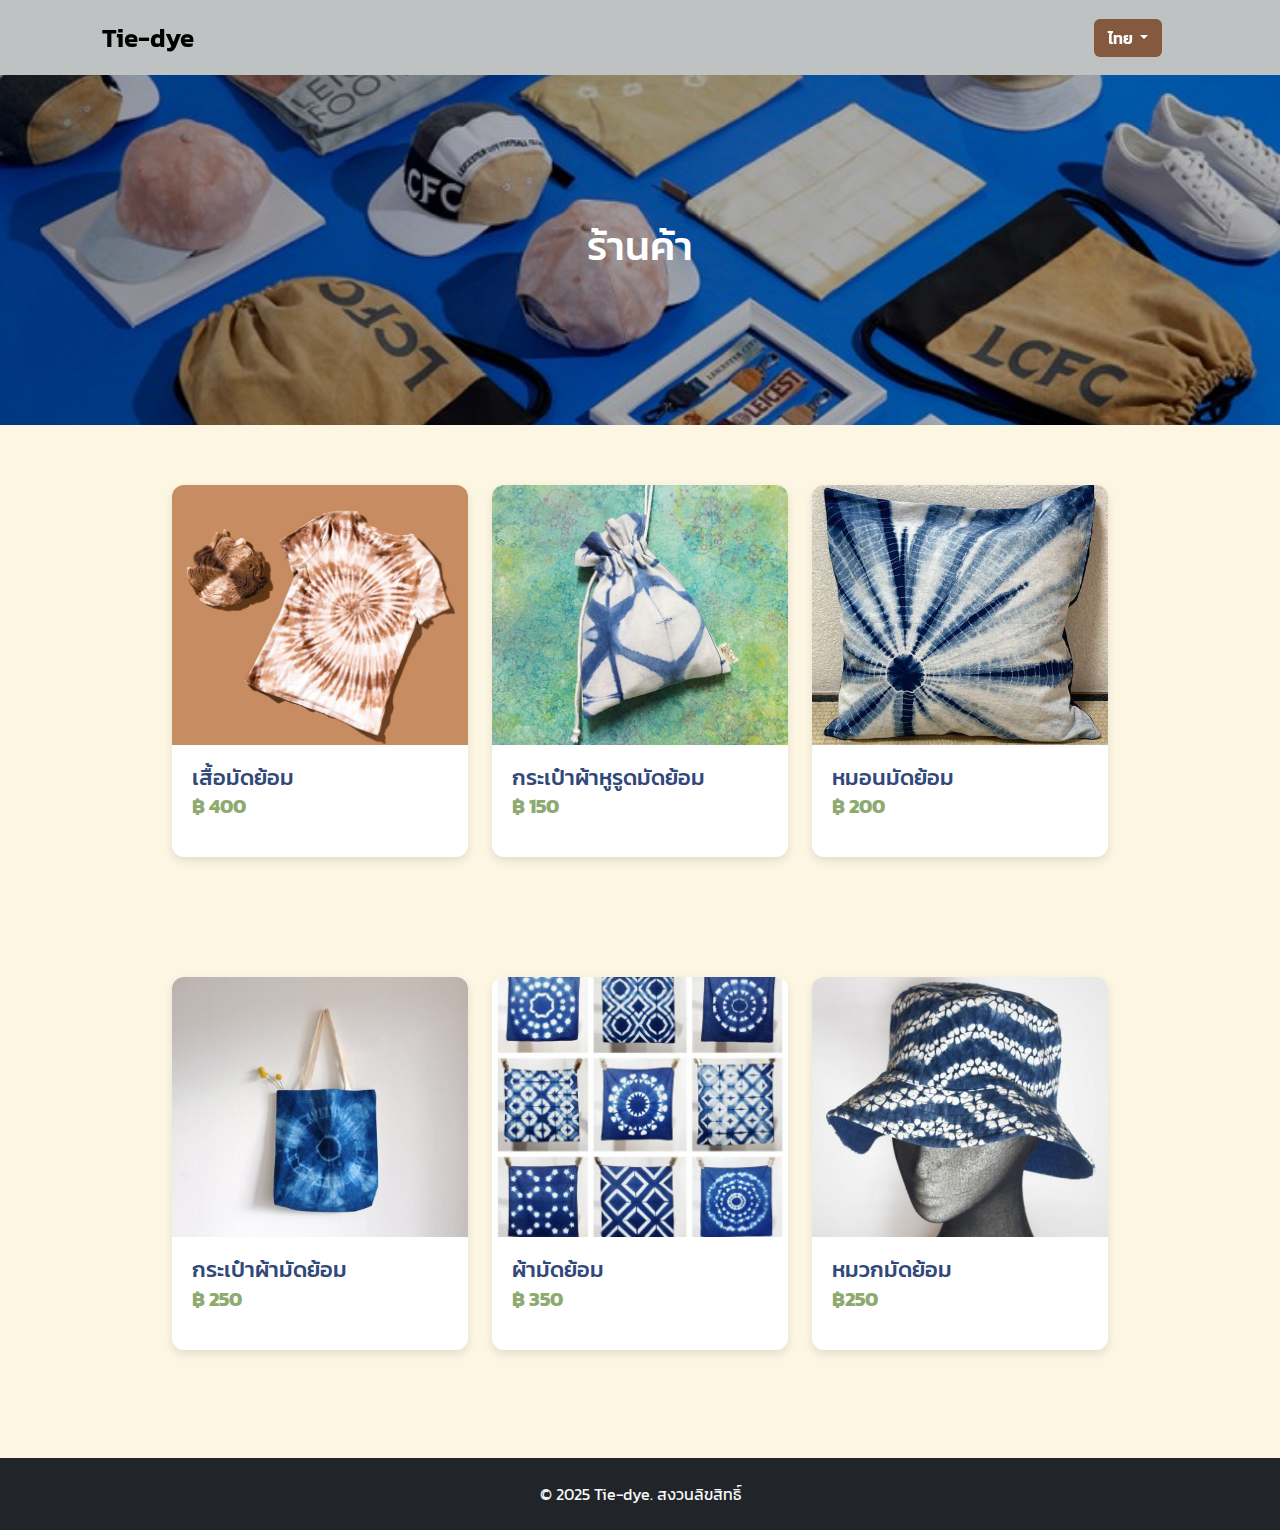
<file: shop.html>
<!DOCTYPE html>
<html lang="th">

<head>
  <meta charset="UTF-8">
  <meta name="viewport" content="width=device-width, initial-scale=1.0">
  <title>สินค้า - Tie-dye</title>
  <link href="https://cdn.jsdelivr.net/npm/bootstrap@5.3.0/dist/css/bootstrap.min.css" rel="stylesheet">
  <link rel="stylesheet" href="style.css">
</head>

<body>

  <nav class="navbar">
    <div class="container">
      <div class="logo">
        <a class="navbar-brand" href="index.html">Tie-dye</a>
      </div>

      <div class="ms-auto me-3 lang-wrapper">
        <div class="dropdown">
          <button class="btn btn-lang dropdown-toggle" type="button" id="langDropdown" data-bs-toggle="dropdown"
            aria-expanded="false">
            <span class="lang th active">ไทย</span>
            <span class="lang en">EN</span>
          </button>
          <ul class="dropdown-menu" aria-labelledby="langDropdown">
            <li><a class="dropdown-item" href="#" onclick="switchLang('th')">ไทย</a></li>
            <li><a class="dropdown-item" href="#" onclick="switchLang('en')">EN</a></li>
          </ul>
        </div>
      </div>
    </div>
  </nav>

  <!-- BANNER -->
  <div class="banner">
    <img src="image/kp6.jpg" alt="">
    <div class="banner-title">
      <h1>
        <span class="lang th active">ร้านค้า</span>
        <span class="lang en">Shop</span>
      </h1>
    </div>
  </div>

  <section class="product-grid container">
    <div class="row g-4">
      <div class="col-md-6 col-lg-4">
        <div class="product-card">
          <img src="image/aproducts02.png" alt="สินค้า">
          <div class="product-info">
            <h3>
              <span class="lang th active">เสื้อมัดย้อม</span>
              <span class="lang en">Tie dyed shiet</span>
            </h3>
            <p class="price">฿ 400</p>
          </div>
        </div>
      </div>

      <div class="col-md-6 col-lg-4">
        <div class="product-card">
          <img src="image/aproducts04.png" alt="สินค้า">
          <div class="product-info">
            <h3>
              <span class="lang th active">กระเป๋าผ้าหูรูดมัดย้อม</span>
              <span class="lang en">Tie dyed drawsting bag</span>
            </h3>
            <p class="price">฿ 150</p>
          </div>
        </div>
      </div>

      <div class="col-md-6 col-lg-4">
        <div class="product-card">
          <img src="image/aproducts05.png" alt="สินค้า">
          <div class="product-info">
            <h3>
              <span class="lang th active">หมอนมัดย้อม</span>
              <span class="lang en">Tie dyed pillow</span>
            </h3>
            <p class="price">฿ 200</p>
          </div>
        </div>
      </div>
    </div>
  </section>

  <section class="product-grid container">
    <div class="row g-4">
      <div class="col-md-6 col-lg-4">
        <div class="product-card">
          <img src="image/aproducts03.png" alt="สินค้า">
          <div class="product-info">
            <h3>
              <span class="lang th active">กระเป๋าผ้ามัดย้อม</span>
              <span class="lang en">Tie dyen fabric bag</span>
            </h3>
            <p class="price">฿ 250</p>
          </div>
        </div>
      </div>

      <div class="col-md-6 col-lg-4">
        <div class="product-card">
          <img src="image/aproducts06.png" alt="สินค้า">
          <div class="product-info">
            <h3>
              <span class="lang th active">ผ้ามัดย้อม</span>
              <span class="lang en">Tie dyed fabric</span>
            </h3>
            <p class="price">฿ 350</p>
          </div>
        </div>
      </div>

      <div class="col-md-6 col-lg-4">
        <div class="product-card">
          <img src="image/aproducts07.png" alt="สินค้า">
          <div class="product-info">
            <h3>
              <span class="lang th active">หมวกมัดย้อม</span>
              <span class="lang en">Tie-dye hat</span>
            </h3>
            <p class="price">฿250</p>
          </div>
        </div>
      </div>
    </div>
  </section>

  <footer class="py-4 text-center bg-dark text-light mt-5">
    <div class="container">
      <p>&copy; 2025 Tie-dye. <span class="lang th active">สงวนลิขสิทธิ์</span><span class="lang en">All rights
          reserved</span></p>
    </div>
  </footer>

  <script src="https://cdn.jsdelivr.net/npm/bootstrap@5.3.0/dist/js/bootstrap.bundle.min.js"></script>
  <script>
    function switchLang(lang) {
      document.querySelectorAll('.lang').forEach(el => el.classList.remove('active'));
      document.querySelectorAll('.lang.' + lang).forEach(el => el.classList.add('active'));

      const titleElement = document.querySelector('title .lang.active');
      if (titleElement) {
        document.title = titleElement.textContent + ' - Tie-dye';
      }
    }

    switchLang('th');
  </script>
</body>

</html>
</file>
<file: style.css>
/* เพิ่มฟอนต์ Kanit */
@import url('https://fonts.googleapis.com/css2?family=Kanit:wght@300;400;500;700&display=swap');

/* ===== Colors ===== */
:root {
  --color-primary: #e9c579;
  /* Earth Yellow */
  --color-secondary: #31487a;
  /* Deep Blue */
  --color-accent: #8daa70;
  /* Greenish */
  --color-tertiary: #84593d;
  /* Brown */
  --color-bg: #fdf6e3;
  /* Light background */
  --color-text: #000000;
}


body {
  font-family: 'Kanit', sans-serif;
  background-color: var(--color-bg);
  color: var(--color-text);
  margin: 0;
  padding: 0;
}

a {
  text-decoration: none;
}

img {
  max-width: 100%;
  display: block;
}


.navbar {
  width: 100%;
  padding: 18px 7%;
  display: flex;
  align-items: center;
  justify-content: space-between;
  position: sticky;
  top: 0;
  z-index: 999;
  background-color: rgba(49, 72, 122, 0.3);
  /* โปร่งแสง */
  backdrop-filter: blur(5px);
}

.logo a {
  color: var(--color-text);
  text-decoration: none;
  font-size: 26px;
  font-weight: 600;
}

.nav-links {
  list-style: none;
  display: flex;
  gap: 25px;
  align-items: center;
}

.nav-links a {
  color: var(--color-primary);
  text-decoration: none;
  font-size: 18px;
}

.nav-links a.active {
  text-decoration: underline;
}

.navbar .nav-link:hover {
  color: #ffd700;
 
}


.dropdown {
  position: relative;
}

.dropdown-menu {
  display: none;
  position: absolute;
  background: white;
  min-width: 180px;
  top: 35px;
  border-radius: 6px;
  overflow: hidden;
  box-shadow: 0 4px 12px rgba(0, 0, 0, 0.15);
}

.dropdown-menu a {
  color: var(--color-secondary);
  padding: 12px 15px;
  display: block;
}

.dropdown:hover .dropdown-menu {
  display: block;
}


.lang-btn,
.btn-lang {
  background-color: var(--color-tertiary);
  color: #fff;
  border: none;
  padding: 7px 14px;
  border-radius: 6px;
  cursor: pointer;
  font-weight: 600;
}

.lang-btn:hover,
.btn-lang:hover {
  background-color: var(--color-accent);
  color: #fff;
}


header {
  background-color: var(--color-bg);
  text-align: center;
  padding: 80px 20px;
}

header h1 {
  color: var(--color-secondary);
  font-size: 3rem;
  font-weight: bold;
}

header p {
  font-size: 1.2rem;
  color: var(--color-text);
}

.btn-earth {
  background-color: var(--color-primary);
  color: #fff;
  border: none;
}

.btn-earth:hover {
  background-color: var(--color-accent);
}


section {
  padding: 60px 20px;
}

.bg-light {
  background-color: var(--color-bg) !important;
}

h2 {
  color: var(--color-secondary);
  margin-bottom: 30px;
  text-align: center;
}

.img-placeholder {
  background-color: var(--color-tertiary);
  width: 100%;
  padding-top: 75%;
  border-radius: 8px;
}


footer {
  background-color: var(--color-secondary);
  color: #fff;
  text-align: center;
}

footer p {
  margin: 0;
}


.lang {
  display: none;
}

.lang.active {
  display: inline;
}


#home-gallery img {
  object-fit: cover;
  height: 300px;
}

#home-gallery .carousel-control-prev-icon,
#home-gallery .carousel-control-next-icon {
  filter: invert(1);
}


.image-alternate-section {
  width: 100%;
  display: flex;
  flex-direction: column;
  gap: 0;
  margin: 0;
}

.image-row {
  display: flex;
  width: 100%;
}

.image-row img {
  width: 50%;
  height: 420px;
  object-fit: cover;
}

.image-row.reverse {
  flex-direction: row-reverse;
}


.shop-header {
  text-align: center;
  padding: 60px 20px;
  background-color: var(--color-primary);
  color: var(--color-secondary);
}

.shop-header h1 {
  font-size: 48px;
  margin-bottom: 10px;
}

.shop-header p {
  font-size: 18px;
  opacity: 0.9;
}


.product-grid {
  padding: 60px 8%;
  display: grid;
  grid-template-columns: repeat(auto-fit, minmax(280px, 1fr));
  gap: 30px;
}

.product-card {
  background: #fff;
  border-radius: 12px;
  overflow: hidden;
  box-shadow: 0 4px 10px rgba(0, 0, 0, 0.1);
  transition: 0.3s;
}

.product-card:hover {
  transform: translateY(-5px);
}

.product-card img {
  width: 100%;
  height: 260px;
  object-fit: cover;
}

.product-info {
  padding: 20px;
}

.product-info h3 {
  margin: 0;
  color: var(--color-secondary);
  font-size: 22px;
}

.desc {
  margin: 10px 0;
  color: var(--color-tertiary);
}

.price {
  font-size: 20px;
  font-weight: bold;
  color: var(--color-accent);
}


.video-container {
  width: 100%;
  max-width: 800px;
  margin: 0 auto;
  border-radius: 10px;
  overflow: hidden;
  box-shadow: 0 4px 15px rgba(0, 0, 0, 0.3);
}

.video-container video {
  width: 100%;
  height: auto;
  display: block;
}


.menu-cards {
  display: flex;
  justify-content: center;
  gap: 40px;
  margin: 60px auto;
  flex-wrap: wrap;
}

.menu-card {
  width: 200px;
  height: 400px;
  border-radius: 16px;
  overflow: hidden;
  position: relative;
  text-decoration: none;
  cursor: pointer;
  transition: transform 0.3s ease;
}

.menu-card:hover {
  transform: translateY(-6px);
}

.menu-card img {
  width: 100%;
  height: 100%;
  object-fit: cover;
}

.menu-text {
  position: absolute;
  bottom: 20px;
  left: 50%;
  transform: translateX(-50%);
  color: white;
  font-size: 20px;
  font-weight: bold;
  text-shadow: 0 2px 6px rgba(0, 0, 0, 0.6);
}


@media (max-width: 768px) {
  .menu-card {
    width: 45%;
    height: 300px;
  }
}

@media (max-width: 480px) {
  .menu-card {
    width: 80%;
    height: 320px;
  }
}


.banner {
  position: relative;
  width: 100%;
}

.banner img {
  width: 100%;
  height: 350px;
  object-fit: cover;
  filter: brightness(75%);
}

.banner-title {
  position: absolute;
  top: 50%;
  left: 50%;
  transform: translate(-50%, -50%);
  color: white;
  font-size: 50px;
  font-weight: bold;
}



.highlights-section .row {
  display: grid !important;
  grid-template-columns: repeat(auto-fit, minmax(320px, 1fr));
  gap: 30px;
}


.cardevnets {
  background: #fff;
  border-radius: 14px;
  overflow: hidden;
  box-shadow: 0 4px 12px rgba(0,0,0,0.12);
  display: flex;
  flex-direction: column;
  height: 100%;
  transition: 0.25s ease;
}

.cardevnets:hover {
  transform: translateY(-6px);
}


.cardevnets img {
  width: 100%;
  height: 220px;
  object-fit: cover;
}


.cardevnets .card-body {
  padding: 18px 16px;
  display: flex;
  flex-grow: 1;
  align-items: flex-start;
}

.card-title {
  font-size: 18px;
  font-weight: 700;
  color: #31487a;
  line-height: 1.4;
  margin: 0;
}


.highlights-section {
  margin-bottom: 50px;
}
</file>
